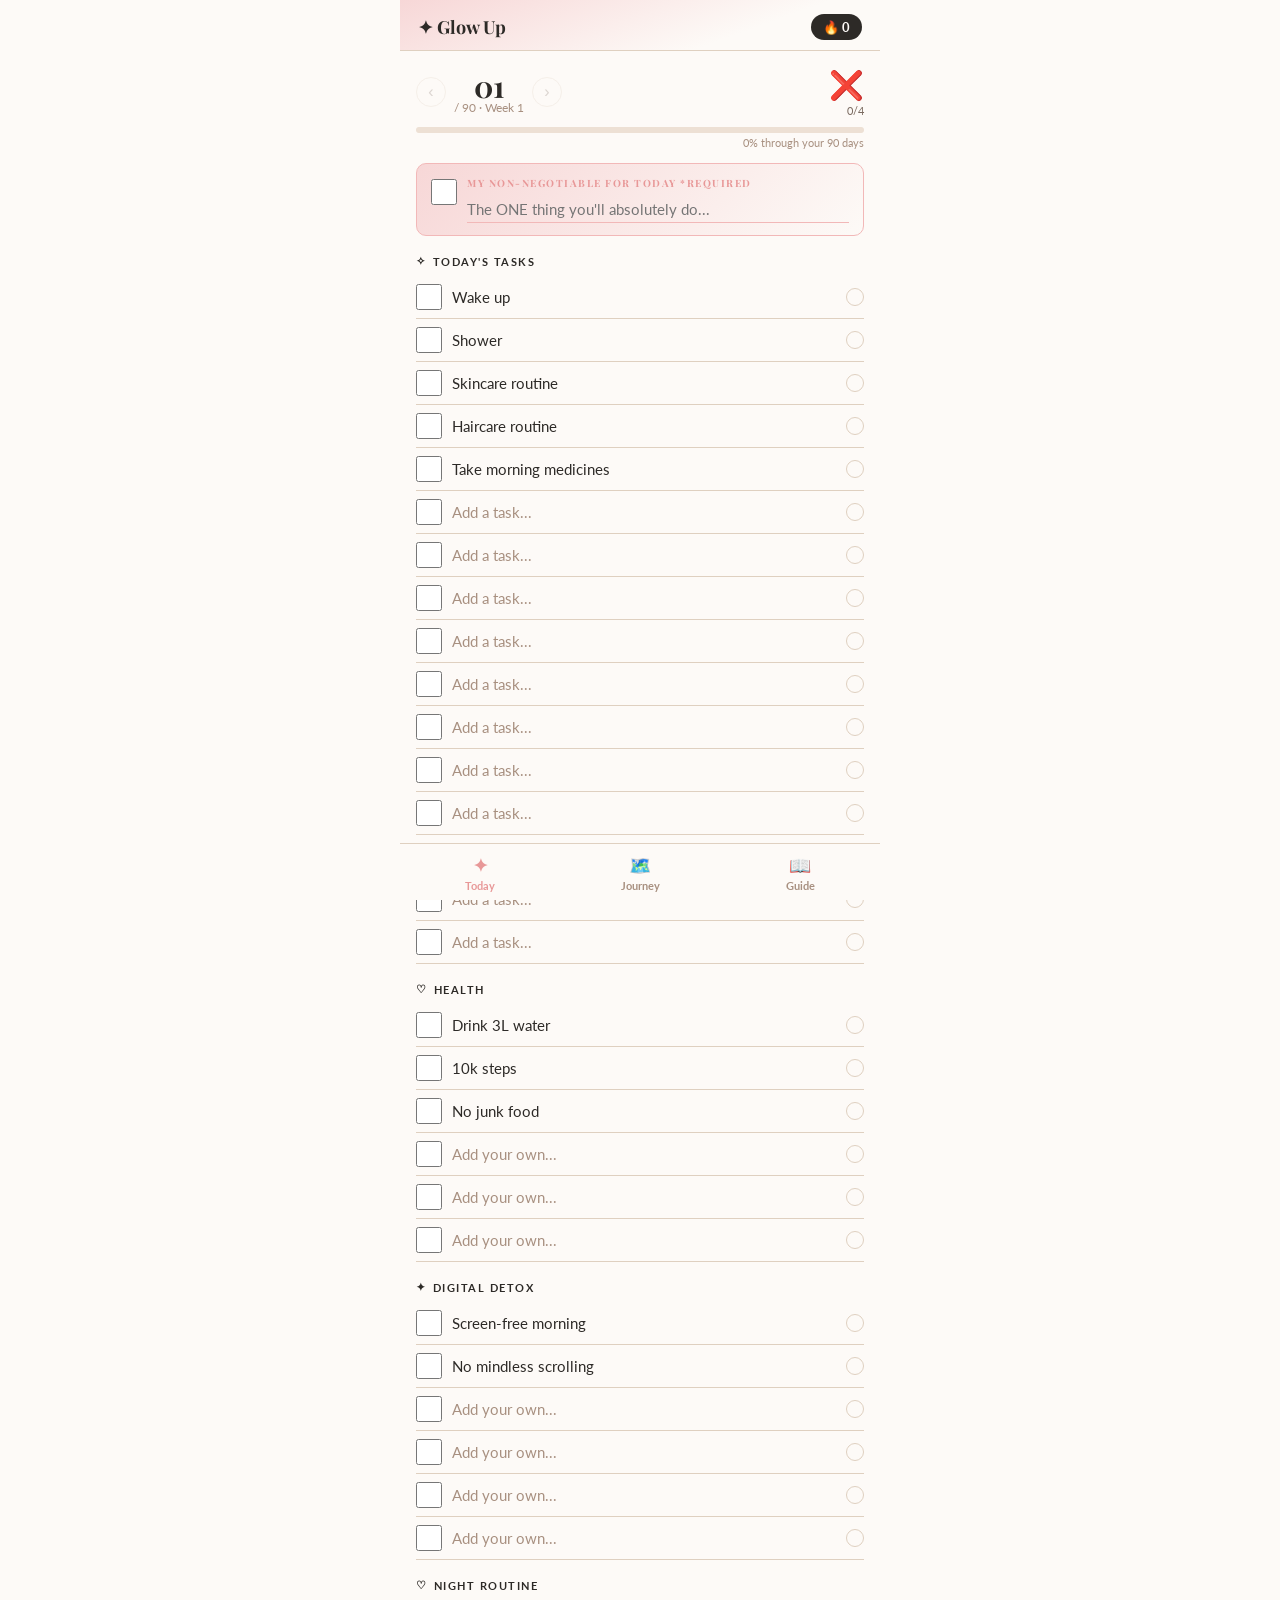
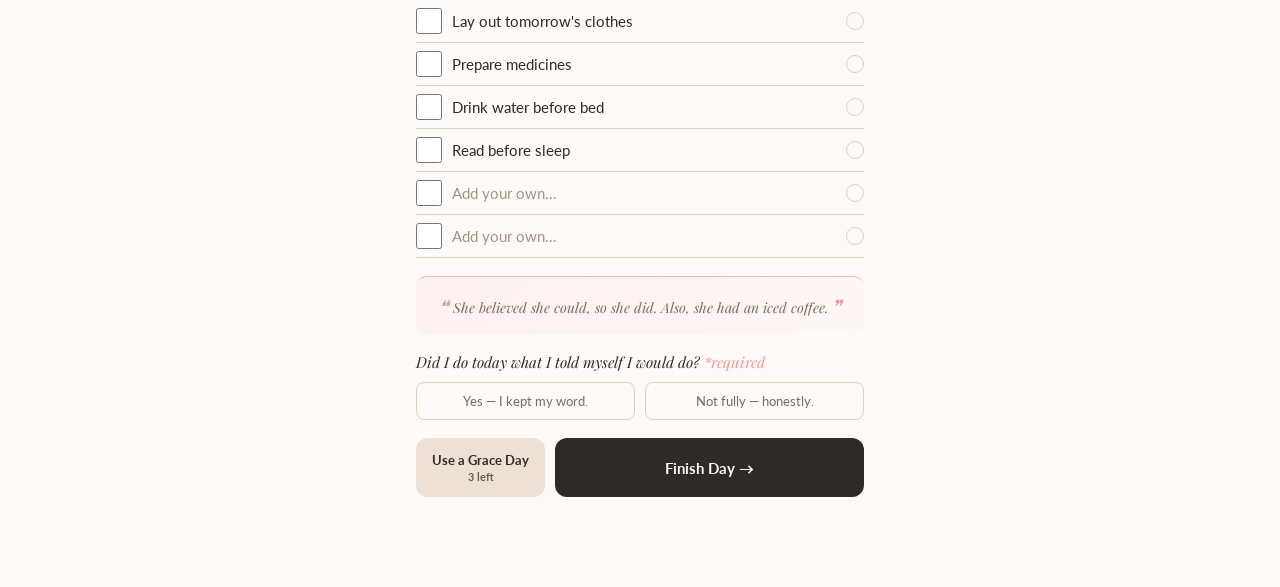
<file: index.html>
<!DOCTYPE html>
<html lang="en">
<head>
<meta charset="UTF-8">
<meta name="viewport" content="width=device-width, initial-scale=1.0, viewport-fit=cover">
<title>Glow Up — 90 Day Companion</title>
<meta name="theme-color" content="#F2B8B8">
<link rel="manifest" href="manifest.json">
<link rel="apple-touch-icon" sizes="180x180" href="icons/icon-180-v2.png">
<meta name="apple-mobile-web-app-capable" content="yes">
<meta name="apple-mobile-web-app-status-bar-style" content="black-translucent">
<link href="https://fonts.googleapis.com/css2?family=Playfair+Display:ital,wght@0,400;0,600;0,700;1,400;1,600&family=Lato:wght@300;400;700&display=swap" rel="stylesheet">
<link rel="stylesheet" href="style.css">
</head>
<body>

<div id="app">

  <header class="topbar">
    <span class="topbar-title">✦ Glow Up</span>
    <span class="streak-pill" id="streak-pill">🔥 0</span>
  </header>

  <main id="main">

    <section id="view-today" class="view">
      <div id="today-content"><!-- rendered by app.js --></div>
    </section>

    <section id="view-journey" class="view hidden">
      <div id="journey-content"><!-- rendered by app.js --></div>
    </section>

    <section id="view-guide" class="view hidden">
      <h1>How to Use</h1>
      <p class="intro">This companion is built around one idea: small, honest daily action adds up to extraordinary results.</p>

      <div class="card card-pink">
        <div class="card-num">1</div>
        <div class="card-body">
          <h4>Start with your non-negotiable</h4>
          <p>Every day, write the ONE thing you will absolutely do — no matter what. It's not your biggest goal, it's your minimum commitment to yourself.</p>
        </div>
      </div>

      <div class="card card-blue">
        <div class="card-num">2</div>
        <div class="card-body">
          <h4>Tasks are ordered easiest first — on purpose</h4>
          <p>The first few tasks are already filled in and simple. Tick these first — those early wins create real momentum for the harder ones below them.</p>
        </div>
      </div>

      <div class="card card-green">
        <div class="card-num">3</div>
        <div class="card-body">
          <h4>Health · Digital Detox · Night Routine</h4>
          <p>Three sections track the habits that compound quietly over 90 days. The night routine especially — preparing tomorrow the night before is one of the highest-ROI habits you can build.</p>
        </div>
      </div>

      <div class="card card-beige">
        <div class="card-num">4</div>
        <div class="card-body">
          <h4>End with the honesty check</h4>
          <p>Every day ends with one question: did I do what I told myself I would do? Your non-negotiable and this answer are both required before finishing a day — you can't honestly answer one without the other.</p>
        </div>
      </div>

      <div class="quote-card">
        <p>"The goal isn't perfection. It's becoming someone who keeps their word — to themselves."</p>
        <span>— the only rule of this challenge</span>
      </div>

      <h2>Grace Days</h2>
      <p>Some days you just can't do it all — that's allowed. You get <strong>3 Grace Days</strong> across the whole 90. Use one from the Today screen when you need it; it still moves you forward and it's always logged openly, not hidden.</p>

      <h2>Forgot something?</h2>
      <p>Use the ‹ › arrows next to the day number on the Today screen to look back at any earlier day and fix it. Only today's page can actually be finished, so your streak stays honest.</p>

      <h2>Pinning your own tasks</h2>
      <p>Typed in your own task, health habit, or routine item? Tap the small ● dot at the end of that line to pin it — a filled dot means it'll automatically show up pre-filled every day from now on, so you never have to retype it.</p>

      <h2>Keep this on your phone</h2>
      <p><strong>iPhone:</strong> tap the <strong>Share</strong> button, then choose <strong>"Add to Home Screen."</strong></p>
      <p><strong>Android:</strong> tap the <strong>⋮ menu</strong> (top right) and choose <strong>"Install."</strong> This saves it as a shortcut — usually in your app drawer, not straight to your home screen. Find that shortcut, <strong>press and hold it</strong>, then choose <strong>Add to Home Screen</strong>.</p>
      <p>Either way, it'll sit on your phone like any other app, and works even offline.</p>

      <h2>Starting over</h2>
      <p>Your progress is saved on this device, separately from the home screen icon — removing the icon or closing the browser won't reset it. If you want to wipe everything and restart from Day 1:</p>
      <button id="reset-progress" class="btn btn-secondary" style="width:100%;margin-top:8px;">Reset Progress</button>
    </section>

  </main>

  <nav class="tabbar">
    <button class="tab-btn" data-view="today">
      <span class="tab-icon">✦</span><span>Today</span>
    </button>
    <button class="tab-btn" data-view="journey">
      <span class="tab-icon">🗺️</span><span>Journey</span>
    </button>
    <button class="tab-btn" data-view="guide">
      <span class="tab-icon">📖</span><span>Guide</span>
    </button>
  </nav>

</div>

<div id="transition-overlay" class="celebration-overlay hidden">
  <div class="celebration-card">
    <div class="celebration-emoji" id="transition-emoji">🎉</div>
    <div class="celebration-week" id="transition-eyebrow"></div>
    <hr class="celebration-rule">
    <div class="celebration-headline" id="transition-headline"></div>
    <p class="celebration-sub" id="transition-sub"></p>
    <button id="transition-close" class="btn btn-primary">Continue →</button>
  </div>
</div>

<script src="app.js"></script>
<script src="install.js"></script>
<script data-goatcounter="https://weightedwalks.goatcounter.com/count" async src="https://gc.zgo.at/count.js"></script>
</body>
</html>
</file>
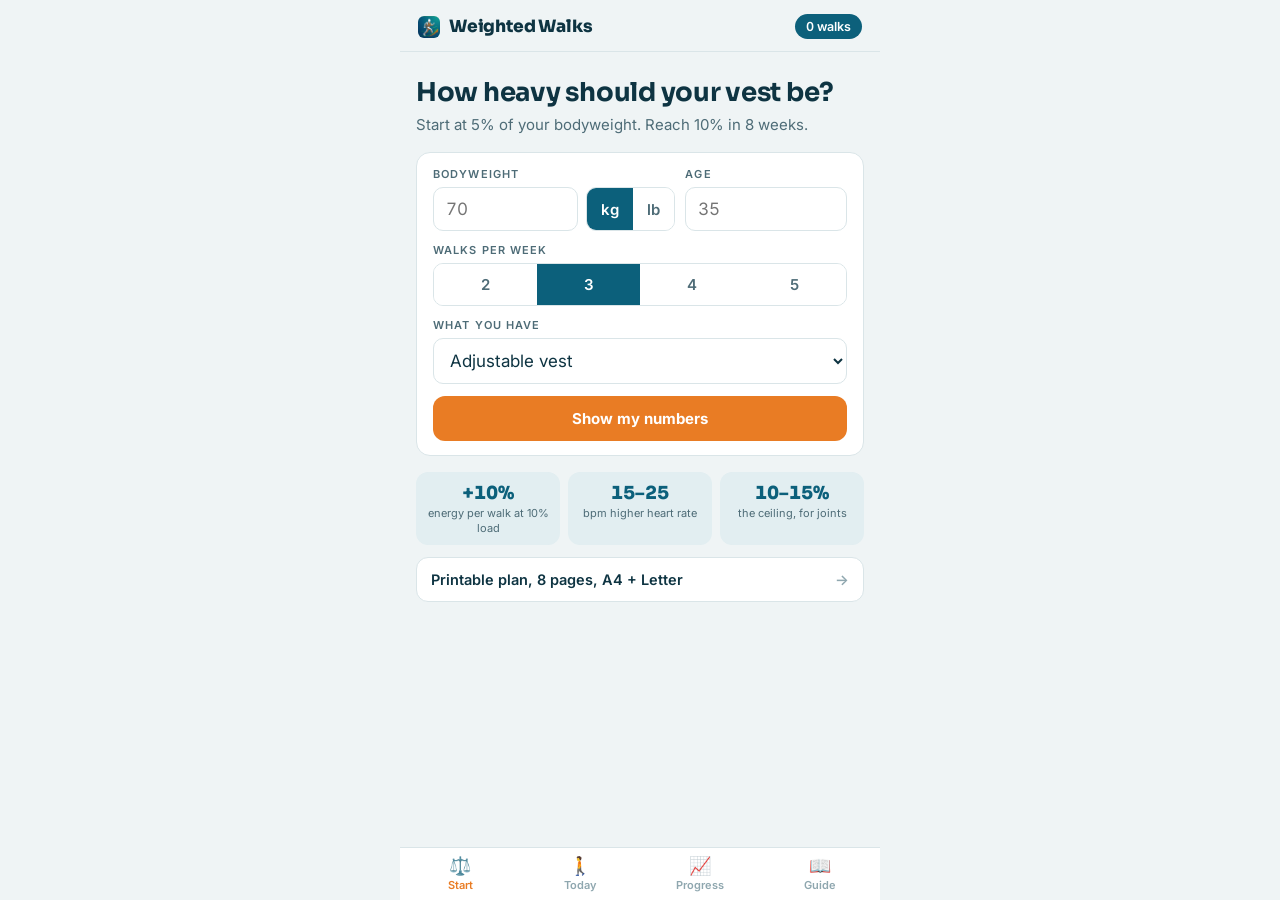
<file: vest/index.html>
<!DOCTYPE html>
<html lang="en">
<head>
<meta charset="UTF-8">
<meta name="viewport" content="width=device-width, initial-scale=1.0, viewport-fit=cover">
<title>Weighted Walks — how heavy should your vest be?</title>
<meta name="description" content="Free weighted vest calculator: your starting load from your bodyweight, an 8-week plan to 10%, and a walk log. No account, works offline.">
<meta name="theme-color" content="#EFF4F5">
<link rel="manifest" href="manifest.json">
<link rel="apple-touch-icon" sizes="180x180" href="icon-180-v4.png">
<meta name="apple-mobile-web-app-capable" content="yes">
<meta property="og:title" content="How heavy should your weighted vest be?">
<meta property="og:description" content="Start at 5% of your bodyweight, reach 10% in 8 weeks. Free calculator, plan and log.">
<meta property="og:url" content="https://glowup90challenge.com/vest/">
<link href="https://fonts.googleapis.com/css2?family=Sora:wght@400;600;700;800&family=Inter:wght@400;500;600;700&display=swap" rel="stylesheet">
<link rel="stylesheet" href="vest.css">
</head>
<body>
<div id="app">

  <header class="topbar">
    <a class="brand" href="./"><img class="mark" src="icon-192-v4.png" alt="">Weighted Walks</a>
    <span class="pill" id="streak-pill">0 walks</span>
  </header>

  <main id="main">

    <!-- START / CALCULATOR -->
    <section id="view-calc" class="view">
      <h1>How heavy should your vest be?</h1>
      <p class="lede">Start at 5% of your bodyweight. Reach 10% in 8 weeks.</p>

      <div class="card">
        <div class="grid2">
          <label class="field">
            <span>Bodyweight</span>
            <div class="row">
              <input type="number" id="bw" inputmode="decimal" placeholder="70" min="30" max="250" step="0.5">
              <div class="seg" id="unit-seg"><button data-unit="kg" class="on">kg</button><button data-unit="lb">lb</button></div>
            </div>
          </label>
          <label class="field">
            <span>Age</span>
            <input type="number" id="age" inputmode="numeric" placeholder="35" min="16" max="99">
          </label>
        </div>
        <label class="field">
          <span>Walks per week</span>
          <div class="seg wide" id="wpw-seg"><button data-n="2">2</button><button data-n="3" class="on">3</button><button data-n="4">4</button><button data-n="5">5</button></div>
        </label>
        <label class="field">
          <span>What you have</span>
          <select id="gear">
            <option value="adjustable">Adjustable vest</option>
            <option value="fixed">Fixed-weight vest</option>
            <option value="none">Nothing yet</option>
          </select>
        </label>
        <button id="calc-btn" class="btn btn-primary">Show my numbers</button>
      </div>

      <div id="calc-result" class="hidden">
        <div class="result-card">
          <div class="rc-top"><span class="eyebrow">Your plan</span><span class="eyebrow" id="r-for"></span></div>
          <div class="rc-hero"><span class="rc-big" id="r-start">–</span><span class="rc-sub">start · weeks 1–2</span></div>
          <div class="ladder">
            <div><span class="l-lab">Wk 3–5</span><b id="r-mid">–</b></div>
            <div><span class="l-lab">Wk 6–7</span><b id="r-up">–</b></div>
            <div class="target"><span class="l-lab">Wk 8</span><b id="r-target">–</b></div>
          </div>
          <p class="rc-note" id="r-note"></p>
        </div>
        <div class="btn-row">
          <button id="share-btn" class="btn btn-secondary">Share</button>
          <button id="start-btn" class="btn btn-primary">Start the plan →</button>
        </div>
      </div>

      <div class="facts">
        <div><b>+10%</b><span>energy per walk at 10% load</span></div>
        <div><b>15–25</b><span>bpm higher heart rate</span></div>
        <div><b>10–15%</b><span>the ceiling, for joints</span></div>
      </div>

      <a id="etsy-link" class="linkrow" href="https://www.etsy.com/listing/4565511692" target="_blank" rel="noopener">
        <span>Printable plan, 8 pages, A4 + Letter</span><span class="chev">→</span>
      </a>
    </section>

    <!-- TODAY -->
    <section id="view-today" class="view hidden"><div id="today-content"></div></section>

    <!-- PROGRESS -->
    <section id="view-progress" class="view hidden"><div id="progress-content"></div></section>

    <!-- GUIDE -->
    <section id="view-guide" class="view hidden">
      <h1>The plan</h1>
      <p class="lede">Walks are counted, not days. Miss one, do the next.</p>

      <div class="card plan-table">
        <div class="pt-row head"><span>Week</span><span>Load</span><span>Minutes</span></div>
        <div class="pt-row"><span>1</span><span>5%</span><span>20</span></div>
        <div class="pt-row"><span>2</span><span>5%</span><span>25–30</span></div>
        <div class="pt-row"><span>3</span><span>6.5%</span><span>25</span></div>
        <div class="pt-row"><span>4</span><span>6.5%</span><span>30</span></div>
        <div class="pt-row hold"><span>5</span><span>6.5% · hold</span><span>30–35</span></div>
        <div class="pt-row"><span>6</span><span>8%</span><span>30</span></div>
        <div class="pt-row"><span>7</span><span>8%</span><span>35</span></div>
        <div class="pt-row target"><span>8</span><span>10%</span><span>30</span></div>
      </div>

      <div class="rules">
        <div class="rule"><b>Minutes before weight</b><span>A week that raises the load never raises the minutes.</span></div>
        <div class="rule"><b>Pain twice → drop a step</b><span>Tick the aches when you log. The app lowers the next target for you.</span></div>
        <div class="rule"><b>Never run in it</b><span>Running doubles the load on knees and feet.</span></div>
      </div>

      <h2>Fit</h2>
      <ul class="checks">
        <li>High on the chest and upper back, never on the stomach</li>
        <li>Straps tight: jog three steps in place, nothing bounces</li>
        <li>Shorter stride, eyes on the horizon</li>
        <li>Sore neck or flushed face after = too low or too heavy</li>
      </ul>

      <h2>Ask a doctor or physio first if</h2>
      <ul class="checks warn">
        <li>Neck or back pain, or a disc problem</li>
        <li>Hip or knee arthritis, or osteoporosis</li>
        <li>Pregnant, under 6 months postpartum, pelvic floor symptoms</li>
        <li>High blood pressure, heart condition, or a fall in the last year</li>
      </ul>
      <p class="tiny">Stop a walk on new joint pain, breathlessness that does not settle, dizziness, or numbness. General information for healthy adults, not medical advice.</p>

      <h2>Tools</h2>
      <button id="ics-btn" class="linkrow"><span>Add walk reminders to my calendar</span><span class="chev">→</span></button>
      <a id="kit-link" class="linkrow" target="_blank" rel="noopener" href="https://docs.google.com/forms/d/e/1FAIpQLSdIwugvlOAHR4S35KNt_7Dq-myujBmgc_nzRPG9HXYJ9psAlA/viewform?usp=pp_url&entry.373716394=Vest+calculator"><span>Free Starter Kit by email</span><span class="chev">→</span></a>
      <details class="how"><summary>Keep this on your phone</summary><p><b>iPhone:</b> Share → Add to Home Screen. <b>Android:</b> ⋮ menu → Install. Your log stays on this device; export it from Progress before switching phones.</p></details>
      <button id="reset-btn" class="linkrow danger"><span>Reset plan and log</span><span class="chev">→</span></button>
    </section>

  </main>

  <nav class="tabbar">
    <button class="tab-btn" data-view="calc"><span class="tab-icon">⚖️</span><span>Start</span></button>
    <button class="tab-btn" data-view="today"><span class="tab-icon">🚶</span><span>Today</span></button>
    <button class="tab-btn" data-view="progress"><span class="tab-icon">📈</span><span>Progress</span></button>
    <button class="tab-btn" data-view="guide"><span class="tab-icon">📖</span><span>Guide</span></button>
  </nav>
</div>

<!-- SAFETY GATE -->
<div id="safety-overlay" class="overlay hidden">
  <div class="overlay-card">
    <span class="eyebrow">Before you start</span>
    <h3>Does any of this apply to you?</h3>
    <div class="check-list" id="safety-list">
      <label><input type="checkbox"> Neck or back pain, or a disc problem</label>
      <label><input type="checkbox"> Hip or knee arthritis, or osteoporosis</label>
      <label><input type="checkbox"> Pregnant, postpartum, or pelvic floor symptoms</label>
      <label><input type="checkbox"> High blood pressure or a heart condition</label>
      <label><input type="checkbox"> A fall in the last year</label>
    </div>
    <p id="safety-msg" class="tiny">Nothing ticked? First walk: 15 minutes at your start load, then take it off and see how your shoulders feel tomorrow.</p>
    <div class="btn-row">
      <button id="safety-cancel" class="btn btn-secondary">Not now</button>
      <button id="safety-ok" class="btn btn-primary">Start</button>
    </div>
  </div>
</div>

<canvas id="share-canvas" width="1080" height="1350" hidden></canvas>
<script src="vest.js"></script>
<script src="../install.js"></script>
</body>
</html>
</file>
<file: style.css>
/* ── DESIGN SYSTEM — ported from planner-90day-preview.html ─────────── */
:root {
  --cream:   #FDFAF7;
  --charcoal:#2D2A27;
  --pink:    #F2B8B8;
  --pink-d:  #E89898;
  --beige:   #EDE0D4;
  --beige-d: #DFD0C0;
  --blue:    #C5D9E8;
  --green:   #C5D9C0;
  --check-green: #25D366;
  --mid:     #7A6A60;
  --light:   #A89080;
}

* { margin: 0; padding: 0; box-sizing: border-box; -webkit-tap-highlight-color: transparent; }

html, body {
  height: 100%;
  background: var(--cream);
  color: var(--charcoal);
  font-family: 'Lato', sans-serif;
  -webkit-font-smoothing: antialiased;
}

h1, h2, h3, h4 { font-family: 'Playfair Display', serif; }

#app {
  max-width: 480px;
  margin: 0 auto;
  min-height: 100vh;
  min-height: 100dvh;
  display: flex;
  flex-direction: column;
  padding-bottom: env(safe-area-inset-bottom);
}

/* ── TOP BAR ─────────────────────────────────────────────────────── */
.topbar {
  display: flex;
  align-items: center;
  justify-content: space-between;
  padding: 14px 18px calc(10px + env(safe-area-inset-top)) 18px;
  padding-top: max(14px, env(safe-area-inset-top));
  background: linear-gradient(160deg, #F7D7D7 0%, var(--cream) 70%);
  border-bottom: 1px solid var(--beige-d);
}
.topbar-title {
  font-family: 'Playfair Display', serif;
  font-weight: 700;
  font-size: 18px;
  color: var(--charcoal);
}
.streak-pill {
  background: var(--charcoal);
  color: var(--cream);
  font-size: 13px;
  font-weight: 700;
  padding: 5px 12px;
  border-radius: 20px;
}

/* ── MAIN / VIEWS ────────────────────────────────────────────────── */
main {
  flex: 1;
  overflow-y: auto;
  padding: 16px 16px 90px 16px;
}
.view.hidden { display: none; }

/* ── TAB BAR ─────────────────────────────────────────────────────── */
.tabbar {
  position: fixed;
  left: 50%;
  transform: translateX(-50%);
  bottom: 0;
  width: 100%;
  max-width: 480px;
  display: flex;
  background: var(--cream);
  border-top: 1px solid var(--beige-d);
  padding-bottom: env(safe-area-inset-bottom);
  z-index: 20;
}
.tab-btn {
  flex: 1;
  border: none;
  background: none;
  padding: 10px 0 8px;
  display: flex;
  flex-direction: column;
  align-items: center;
  gap: 3px;
  font-family: 'Lato', sans-serif;
  font-size: 11px;
  color: var(--light);
  font-weight: 700;
}
.tab-btn .tab-icon { font-size: 18px; }
.tab-btn.active { color: var(--pink-d); }

/* ── TODAY VIEW ──────────────────────────────────────────────────── */
.day-header {
  display: flex;
  justify-content: space-between;
  align-items: center;
  margin-bottom: 10px;
}
.day-nav { display: flex; align-items: center; gap: 8px; }
.day-nav-arrow {
  width: 30px;
  height: 30px;
  flex-shrink: 0;
  border-radius: 50%;
  border: 1.5px solid var(--beige-d);
  background: var(--cream);
  color: var(--mid);
  font-size: 16px;
  line-height: 1;
}
.day-nav-arrow:disabled { opacity: 0.25; }
.day-num-wrap { text-align: center; min-width: 64px; }
.day-header .day-num {
  font-family: 'Playfair Display', serif;
  font-size: 30px;
  font-weight: 700;
  line-height: 1;
}
.day-header .day-total { font-size: 11.5px; color: var(--light); }
.rating-wrap { text-align: right; }
.rating-badge {
  font-size: 28px;
  text-align: right;
}
.rating-score { font-size: 11px; color: var(--mid); text-align: right; display: block; margin-top: 2px; }

.progress-track {
  height: 6px;
  background: var(--beige);
  border-radius: 3px;
  overflow: hidden;
  margin-bottom: 4px;
}
.progress-fill {
  height: 100%;
  background: linear-gradient(90deg, var(--pink), var(--pink-d));
  border-radius: 3px;
  transition: width 0.4s ease;
}
.progress-label {
  font-size: 10.5px;
  color: var(--light);
  text-align: right;
  margin-bottom: 14px;
}

.viewing-banner {
  display: flex;
  justify-content: space-between;
  align-items: center;
  background: var(--beige);
  border-radius: 8px;
  padding: 8px 12px;
  margin-bottom: 14px;
  font-size: 12.5px;
  color: var(--mid);
}
.viewing-banner button {
  border: none;
  background: none;
  color: var(--pink-d);
  font-weight: 700;
  font-size: 12.5px;
}

.required-mark { color: var(--pink-d); }

@keyframes shake {
  10%, 90% { transform: translateX(-2px); }
  20%, 80% { transform: translateX(4px); }
  30%, 50%, 70% { transform: translateX(-8px); }
  40%, 60% { transform: translateX(8px); }
}
.shake { animation: shake 0.5s; }

@keyframes fadeIn {
  from { opacity: 0; transform: translateY(6px); }
  to { opacity: 1; transform: translateY(0); }
}
.fade-in { animation: fadeIn 0.35s ease; }

.non-neg {
  background: linear-gradient(135deg, #F7D7D7, var(--cream));
  border: 1.5px solid var(--pink);
  border-radius: 10px;
  padding: 12px 14px;
  margin-bottom: 14px;
  display: flex;
  gap: 10px;
  align-items: flex-start;
}
.non-neg input[type="checkbox"] { margin-top: 3px; }
.non-neg-body h4 {
  font-size: 10px;
  letter-spacing: 1.5px;
  text-transform: uppercase;
  color: var(--pink-d);
  margin-bottom: 6px;
}
.non-neg input[type="text"] {
  width: 100%;
  border: none;
  border-bottom: 1px solid var(--pink);
  background: transparent;
  font-family: 'Lato', sans-serif;
  font-size: 15px;
  padding: 4px 0;
  color: var(--charcoal);
}

.section-title {
  font-size: 11px;
  letter-spacing: 1.5px;
  text-transform: uppercase;
  font-weight: 700;
  color: var(--charcoal);
  margin: 18px 0 8px;
  display: flex;
  align-items: center;
  gap: 6px;
}
.section-title .done-check { color: var(--check-green); font-weight: 700; font-size: 13px; }

.task-row, .item-row {
  display: flex;
  align-items: center;
  gap: 10px;
  padding: 8px 0;
  border-bottom: 0.5px solid var(--beige-d);
}
.task-row input[type="checkbox"], .item-row input[type="checkbox"] { flex-shrink: 0; }
.task-row input[type="text"], .item-row input[type="text"] {
  border: none;
  background: transparent;
  font-family: 'Lato', sans-serif;
  font-size: 14.5px;
  color: var(--charcoal);
  flex: 1;
  padding: 2px 0;
}
.task-row input[type="text"]::placeholder, .item-row input[type="text"]::placeholder {
  color: var(--light);
}

input[type="checkbox"] {
  width: 26px;
  height: 26px;
  border-radius: 6px;
  accent-color: var(--check-green);
  flex-shrink: 0;
}

.pin-btn {
  width: 18px;
  height: 18px;
  flex-shrink: 0;
  border-radius: 50%;
  border: 1.5px solid var(--beige-d);
  background: transparent;
  padding: 0;
}
.pin-btn.pinned {
  background: var(--pink-d);
  border-color: var(--pink-d);
  box-shadow: 0 0 0 3px rgba(232, 152, 152, 0.25);
}

.quote-zone {
  background: linear-gradient(135deg, #FEF0F0, #FDF8F5);
  border-radius: 10px;
  padding: 14px 16px;
  text-align: center;
  margin: 18px 0;
  border-top: 1.5px solid var(--pink);
}
.quote-zone p {
  font-family: 'Playfair Display', serif;
  font-style: italic;
  font-size: 14px;
  color: var(--mid);
  line-height: 1.6;
}
.quote-marks { color: var(--pink-d); font-size: 1.3em; }

.honesty-q {
  font-family: 'Playfair Display', serif;
  font-style: italic;
  font-size: 15px;
  margin-bottom: 10px;
}
.honesty-options { display: flex; gap: 10px; margin-bottom: 18px; }
.honesty-btn {
  flex: 1;
  padding: 10px;
  border-radius: 8px;
  border: 1.5px solid var(--beige-d);
  background: var(--cream);
  font-family: 'Lato', sans-serif;
  font-size: 13px;
  color: var(--mid);
}
.honesty-btn.selected {
  background: var(--charcoal);
  color: var(--cream);
  border-color: var(--charcoal);
}

.action-row { display: flex; gap: 10px; margin-top: 8px; }
.btn {
  flex: 1;
  padding: 14px;
  border-radius: 12px;
  border: none;
  font-family: 'Lato', sans-serif;
  font-weight: 700;
  font-size: 15px;
}
.btn-primary { background: var(--charcoal); color: var(--cream); }
.btn-secondary {
  background: var(--beige);
  color: var(--charcoal);
  flex: 0 0 auto;
  font-size: 13px;
  padding: 14px 16px;
}
.btn-secondary:disabled { opacity: 0.4; }
.grace-count { font-size: 11px; display: block; margin-top: 2px; opacity: 0.7; }

/* ── JOURNEY VIEW ────────────────────────────────────────────────── */
.journey-intro h1 { font-size: 24px; margin-bottom: 6px; }
.journey-intro p { font-size: 13px; color: var(--mid); line-height: 1.6; margin-bottom: 16px; }

.dot-grid {
  display: grid;
  grid-template-columns: repeat(10, 1fr);
  gap: 5px;
  margin-bottom: 20px;
}
.dot {
  aspect-ratio: 1;
  border-radius: 50%;
  border: 1.5px solid var(--beige-d);
  background: var(--cream);
  display: flex;
  align-items: center;
  justify-content: center;
  font-size: 8px;
  color: var(--light);
  position: relative;
}
.dot.done { background: var(--pink); border-color: var(--pink-d); color: var(--charcoal); }
.dot.grace { background: var(--beige); border-color: var(--light); }
.dot.current { border-color: var(--charcoal); border-width: 2px; background: var(--cream); color: var(--charcoal); font-weight: 700; }
.dot.celebration::after {
  content: '★';
  position: absolute;
  top: -5px;
  right: -3px;
  font-size: 9px;
  color: var(--pink-d);
}

.badges-title { font-size: 12px; letter-spacing: 1.5px; text-transform: uppercase; color: var(--mid); margin-bottom: 10px; }
.badge-item {
  display: flex;
  gap: 10px;
  align-items: flex-start;
  background: var(--beige);
  border-radius: 8px;
  padding: 10px 12px;
  margin-bottom: 8px;
}
.badge-emoji { font-size: 18px; }
.badge-text strong { display: block; font-size: 12.5px; }
.badge-text span { font-size: 11.5px; color: var(--mid); }
.badge-locked { opacity: 0.4; }

/* ── GUIDE VIEW ──────────────────────────────────────────────────── */
#view-guide h1 { font-size: 24px; margin-bottom: 8px; }
#view-guide h2 { font-size: 18px; margin: 20px 0 6px; }
#view-guide .intro, #view-guide p { font-size: 13.5px; color: var(--mid); line-height: 1.7; }

.card {
  display: flex;
  gap: 12px;
  margin: 12px 0;
  padding: 12px 14px;
  border-radius: 10px;
  background: var(--cream);
  border-left: 3.5px solid var(--pink);
}
.card-blue { border-left-color: var(--blue); }
.card-green { border-left-color: var(--green); }
.card-beige { border-left-color: var(--beige-d); }
.card-num {
  font-family: 'Playfair Display', serif;
  font-size: 22px;
  font-weight: 700;
  color: var(--pink);
  line-height: 1;
}
.card-body h4 { font-size: 13px; margin-bottom: 4px; }
.card-body p { font-size: 12.5px; }

.quote-card {
  background: linear-gradient(135deg, #F7D7D7, var(--beige));
  border-radius: 10px;
  padding: 14px 16px;
  text-align: center;
  margin: 16px 0;
}
.quote-card p { font-family: 'Playfair Display', serif; font-style: italic; font-size: 14px; color: var(--charcoal); }
.quote-card span { font-size: 11px; color: var(--mid); display: block; margin-top: 6px; }

/* ── TRANSITION / CELEBRATION OVERLAY ────────────────────────────── */
.celebration-overlay {
  position: fixed;
  inset: 0;
  background: rgba(45, 42, 39, 0.82);
  display: flex;
  align-items: center;
  justify-content: center;
  z-index: 100;
  padding: 24px;
  backdrop-filter: blur(2px);
  -webkit-backdrop-filter: blur(2px);
}
.celebration-overlay.hidden { display: none; }
.celebration-card {
  position: relative;
  background: linear-gradient(160deg, #FDFAF7 0%, #F7D7D7 100%);
  border-radius: 22px;
  padding: 34px 26px 28px;
  text-align: center;
  max-width: 340px;
  box-shadow: 0 20px 50px rgba(45, 42, 39, 0.3);
  animation: pop 0.4s cubic-bezier(0.34, 1.56, 0.64, 1);
  overflow: visible;
}
.confetti-piece {
  position: absolute;
  top: 8%;
  width: 7px;
  height: 10px;
  border-radius: 2px;
  opacity: 0.95;
  animation: confettiFall 1.1s ease-out forwards;
  pointer-events: none;
}
@keyframes confettiFall {
  0% { transform: translate(0, 0) rotate(0deg); opacity: 1; }
  100% { transform: translate(var(--dx), 170px) rotate(var(--rot)); opacity: 0; }
}
@keyframes pop {
  0% { transform: scale(0.8); opacity: 0; }
  100% { transform: scale(1); opacity: 1; }
}
.celebration-emoji {
  width: 68px;
  height: 68px;
  border-radius: 50%;
  background: var(--cream);
  display: flex;
  align-items: center;
  justify-content: center;
  font-size: 30px;
  margin: 0 auto 16px;
  box-shadow: 0 6px 16px rgba(232, 152, 152, 0.45);
  animation: bounceIn 0.5s ease 0.1s both;
}
@keyframes bounceIn {
  0% { transform: scale(0.4); opacity: 0; }
  60% { transform: scale(1.12); opacity: 1; }
  100% { transform: scale(1); }
}
.celebration-week { font-size: 11px; letter-spacing: 2.5px; text-transform: uppercase; color: var(--pink-d); font-weight: 700; margin-bottom: 10px; }
.celebration-rule { width: 30px; border: none; border-top: 2px solid var(--pink); margin: 0 auto 14px; }
.celebration-headline { font-family: 'Playfair Display', serif; font-size: 21px; font-weight: 700; line-height: 1.35; margin-bottom: 12px; color: var(--charcoal); }
.celebration-sub { font-size: 13px; color: var(--mid); line-height: 1.5; margin-bottom: 22px; }
</file>
<file: vest/vest.css>
/* Weighted Walks — palette from the logo: deep teal, orange vest, cool paper ground.
   Type: Sora for numbers and headings, Inter for the rest. */
:root {
  --bg:#EFF4F5; --card:#FFFFFF; --ink:#0E3442; --mid:#4E6C77; --light:#8FA7AF; --rule:#DAE5E8;
  --accent:#E97C24; --accent-ink:#FFFFFF; --accent-soft:#FDEEDF; --teal:#0C607B; --tealsoft:#E2EEF1; --deep:#093F5C; --sand:#F5A860; --warn:#BC3A2B; --warn-soft:#F8E4E0;
}
* { margin:0; padding:0; box-sizing:border-box; -webkit-tap-highlight-color:transparent; }
html, body { height:100%; background:var(--bg); color:var(--ink); font-family:Inter,'Helvetica Neue',Arial,sans-serif; -webkit-font-smoothing:antialiased; }
h1, h2, h3, .num, .rc-big, .today-load, .stat .v, .facts b { font-family:Sora,Inter,sans-serif; }
h1 { font-size:26px; font-weight:700; line-height:1.15; letter-spacing:-.01em; margin:8px 0 6px; text-wrap:balance; }
h2 { font-size:13px; font-weight:700; letter-spacing:.12em; text-transform:uppercase; color:var(--mid); margin:26px 0 10px; }
h3 { font-size:20px; font-weight:700; margin:6px 0 10px; }
p { font-size:15px; line-height:1.5; }
.lede { color:var(--mid); margin-bottom:16px; }
.tiny { font-size:12.5px; color:var(--mid); line-height:1.45; margin-top:10px; }
.eyebrow { font-size:11px; font-weight:700; letter-spacing:.14em; text-transform:uppercase; color:var(--mid); }
.hidden { display:none !important; }
a { color:inherit; }
button { font-family:inherit; }

#app { max-width:480px; margin:0 auto; min-height:100vh; min-height:100dvh; display:flex; flex-direction:column; padding-bottom:env(safe-area-inset-bottom); }
.topbar { display:flex; align-items:center; justify-content:space-between; padding:14px 18px 12px; padding-top:max(14px, env(safe-area-inset-top)); border-bottom:1px solid var(--rule); background:var(--bg); }
.brand { display:inline-flex; align-items:center; gap:9px; font-family:Sora,sans-serif; font-weight:800; font-size:17px; text-decoration:none; letter-spacing:-.01em; }
.mark { width:22px; height:22px; border-radius:6px; display:inline-block; }
.pill { background:var(--teal); color:#fff; font-size:12.5px; font-weight:600; padding:5px 11px; border-radius:20px; font-variant-numeric:tabular-nums; }
main { flex:1; overflow-y:auto; padding:18px 16px 96px; }
.view.hidden { display:none; }

.tabbar { position:fixed; left:50%; transform:translateX(-50%); bottom:0; width:100%; max-width:480px; display:flex; background:var(--card); border-top:1px solid var(--rule); padding-bottom:env(safe-area-inset-bottom); }
.tab-btn { flex:1; background:none; border:none; padding:9px 0 8px; font-size:11px; font-weight:600; color:var(--light); display:flex; flex-direction:column; align-items:center; gap:3px; cursor:pointer; }
.tab-btn.active { color:var(--accent); }
.tab-btn:focus-visible { outline:2px solid var(--accent); outline-offset:-2px; }
.tab-icon { font-size:18px; line-height:1; }

.card { background:var(--card); border:1px solid var(--rule); border-radius:14px; padding:14px 16px; margin-bottom:12px; }
.grid2 { display:grid; grid-template-columns:1.5fr 1fr; gap:10px; }
.field { display:block; margin-bottom:12px; }
.field > span { display:block; font-size:11px; letter-spacing:.1em; text-transform:uppercase; color:var(--mid); font-weight:600; margin-bottom:6px; }
.row { display:flex; gap:8px; align-items:stretch; }
input[type=number], select { width:100%; font-family:inherit; font-size:17px; padding:11px 12px; border:1.5px solid var(--rule); border-radius:10px; background:var(--card); color:var(--ink); font-variant-numeric:tabular-nums; }
input:focus, select:focus { outline:none; border-color:var(--teal); }
.seg { display:flex; border:1.5px solid var(--rule); border-radius:10px; overflow:hidden; flex-shrink:0; }
.seg.wide { width:100%; }
.seg.wide button { flex:1; padding:11px 0; }
.seg button { border:none; background:var(--card); padding:0 14px; font-weight:600; font-size:15px; color:var(--mid); cursor:pointer; }
.seg button.on { background:var(--teal); color:#fff; }

.btn { display:inline-flex; align-items:center; justify-content:center; gap:6px; font-weight:700; font-size:15px; padding:13px 16px; border-radius:12px; border:none; cursor:pointer; text-decoration:none; width:100%; }
.btn:focus-visible { outline:3px solid var(--teal); outline-offset:2px; }
.btn-primary { background:var(--accent); color:var(--accent-ink); }
.btn-secondary { background:var(--card); color:var(--ink); border:1.5px solid var(--rule); }
.btn-row { display:flex; gap:8px; margin:10px 0 4px; }
.btn-row .btn { flex:1; width:auto; }

.result-card { background:linear-gradient(170deg,#0B6E86 0%,var(--deep) 80%); color:#F0F6F8; border-radius:16px; padding:16px 18px 14px; margin:14px 0 4px; }
.result-card .eyebrow { color:var(--light); }
.rc-top { display:flex; justify-content:space-between; }
.rc-hero { display:flex; align-items:baseline; gap:10px; margin:10px 0 12px; }
.rc-big { font-size:44px; font-weight:800; letter-spacing:-.02em; line-height:1; font-variant-numeric:tabular-nums; }
.rc-sub { font-size:13px; color:var(--light); }
.ladder { display:grid; grid-template-columns:1fr 1fr 1fr; gap:6px; }
.ladder > div { background:rgba(255,255,255,.07); border-radius:10px; padding:8px 10px; display:flex; flex-direction:column; gap:2px; }
.ladder .target { background:var(--accent); color:#fff; }
.l-lab { font-size:10.5px; letter-spacing:.1em; text-transform:uppercase; color:var(--light); }
.ladder .target .l-lab { color:rgba(255,255,255,.8); }
.ladder b { font-family:Sora,sans-serif; font-size:16px; font-variant-numeric:tabular-nums; }
.rc-note { font-size:12.5px; color:var(--light); margin-top:12px; line-height:1.45; }

.facts { display:grid; grid-template-columns:1fr 1fr 1fr; gap:8px; margin:16px 0 12px; }
.facts div { background:var(--tealsoft); border-radius:12px; padding:10px 8px; text-align:center; display:flex; flex-direction:column; gap:2px; }
.facts b { font-size:18px; font-weight:800; color:var(--teal); font-variant-numeric:tabular-nums; }
.facts span { font-size:11px; color:var(--mid); line-height:1.3; }

.linkrow { display:flex; align-items:center; justify-content:space-between; width:100%; background:var(--card); border:1px solid var(--rule); border-radius:12px; padding:13px 14px; font-size:14.5px; font-weight:600; color:var(--ink); text-decoration:none; margin-bottom:8px; cursor:pointer; text-align:left; }
.linkrow .chev { color:var(--light); }
.linkrow.danger { color:var(--warn); }
.linkrow:focus-visible { outline:2px solid var(--accent); }

/* plan table + rules (guide) */
.plan-table { padding:6px 0; }
.pt-row { display:grid; grid-template-columns:60px 1fr 80px; padding:8px 16px; font-size:14.5px; font-variant-numeric:tabular-nums; border-bottom:1px solid var(--rule); }
.pt-row:last-child { border-bottom:none; }
.pt-row.head { font-size:10.5px; letter-spacing:.1em; text-transform:uppercase; color:var(--mid); font-weight:600; }
.pt-row span:last-child { text-align:right; }
.pt-row.hold { background:var(--tealsoft); }
.pt-row.target { font-weight:700; color:var(--accent); }
.rules { display:grid; gap:8px; margin:14px 0 4px; }
.rule { background:var(--card); border:1px solid var(--rule); border-left:4px solid var(--teal); border-radius:12px; padding:11px 14px; display:flex; flex-direction:column; gap:2px; }
.rule b { font-size:15px; }
.rule span { font-size:13px; color:var(--mid); line-height:1.4; }
.checks { list-style:none; display:grid; gap:6px; }
.checks li { background:var(--card); border:1px solid var(--rule); border-radius:10px; padding:10px 12px 10px 34px; font-size:14px; line-height:1.4; position:relative; }
.checks li::before { content:""; position:absolute; left:12px; top:14px; width:12px; height:12px; border-radius:50%; background:var(--teal); }
.checks.warn li::before { background:var(--warn); }
.how { margin:6px 0 8px; }
.how summary { cursor:pointer; font-size:14px; font-weight:600; padding:8px 0; color:var(--mid); }
.how p { font-size:13.5px; color:var(--mid); }

/* today */
.today-head { text-align:center; margin:10px 0 18px; }
.today-load { font-size:56px; font-weight:800; letter-spacing:-.03em; line-height:1; margin:10px 0 4px; font-variant-numeric:tabular-nums; }
.today-sub { font-size:15px; color:var(--mid); }
.badge { display:inline-block; font-size:11px; font-weight:700; letter-spacing:.1em; text-transform:uppercase; padding:5px 10px; border-radius:20px; background:var(--tealsoft); color:var(--teal); margin-top:10px; }
.badge.warn { background:var(--warn-soft); color:var(--warn); }
.today-note { text-align:center; font-size:14.5px; color:var(--ink); margin:0 auto 14px; max-width:36ch; }
.indoor { text-align:center; margin-bottom:14px; }
.indoor summary { font-size:13px; color:var(--mid); cursor:pointer; list-style:none; }
.indoor summary::after { content:" ▾"; }
.indoor p { font-size:13.5px; color:var(--mid); margin-top:6px; }
.pills { display:flex; flex-wrap:wrap; gap:6px; }
.pill-chk { display:inline-flex; align-items:center; gap:6px; padding:8px 12px; border:1.5px solid var(--rule); border-radius:20px; font-size:13px; background:var(--card); cursor:pointer; }
.pill-chk input { accent-color:var(--teal); }
.effort { display:flex; gap:6px; }
.effort button { flex:1; padding:10px 0; border:1.5px solid var(--rule); border-radius:10px; background:var(--card); font-weight:700; font-size:15px; cursor:pointer; }
.effort button.on { background:var(--teal); color:#fff; border-color:var(--teal); }
.done-card { text-align:center; padding:26px 16px; }
.done-card .big { font-size:34px; }

/* progress */
.stat-row { display:flex; gap:8px; margin-bottom:12px; }
.stat { flex:1; background:var(--card); border:1px solid var(--rule); border-radius:12px; padding:10px 8px; text-align:center; }
.stat .v { font-weight:800; font-size:22px; color:var(--teal); font-variant-numeric:tabular-nums; }
.stat .l { font-size:10px; letter-spacing:.1em; text-transform:uppercase; color:var(--mid); }
.bars { display:flex; align-items:flex-end; gap:3px; height:110px; padding:6px 4px 0; border-bottom:1.5px solid var(--rule); }
.bar { flex:1; background:var(--tealsoft); border-radius:3px 3px 0 0; min-height:3px; }
.bar.done { background:var(--teal); opacity:.55; }
.bar.pain { background:var(--warn); opacity:.7; }
.bar.today { background:var(--teal); opacity:1; }
.log-list { list-style:none; }
.log-list li { display:flex; justify-content:space-between; padding:9px 4px; border-bottom:1px solid var(--rule); font-size:13.5px; font-variant-numeric:tabular-nums; }
.log-list li span:last-child { color:var(--mid); }

.overlay { position:fixed; inset:0; background:rgba(9,63,92,.55); display:flex; align-items:center; justify-content:center; padding:20px; z-index:20; }
.overlay-card { background:var(--bg); border-radius:18px; padding:20px 18px 16px; width:100%; max-width:420px; max-height:90vh; overflow-y:auto; }
.check-list label { display:flex; gap:10px; align-items:flex-start; padding:9px 0; border-bottom:1px solid var(--rule); font-size:14px; line-height:1.4; }
.check-list input { margin-top:3px; accent-color:var(--teal); }
@media (prefers-reduced-motion: no-preference) { .btn, .tab-btn, .linkrow { transition:background .15s, color .15s; } }
</file>
